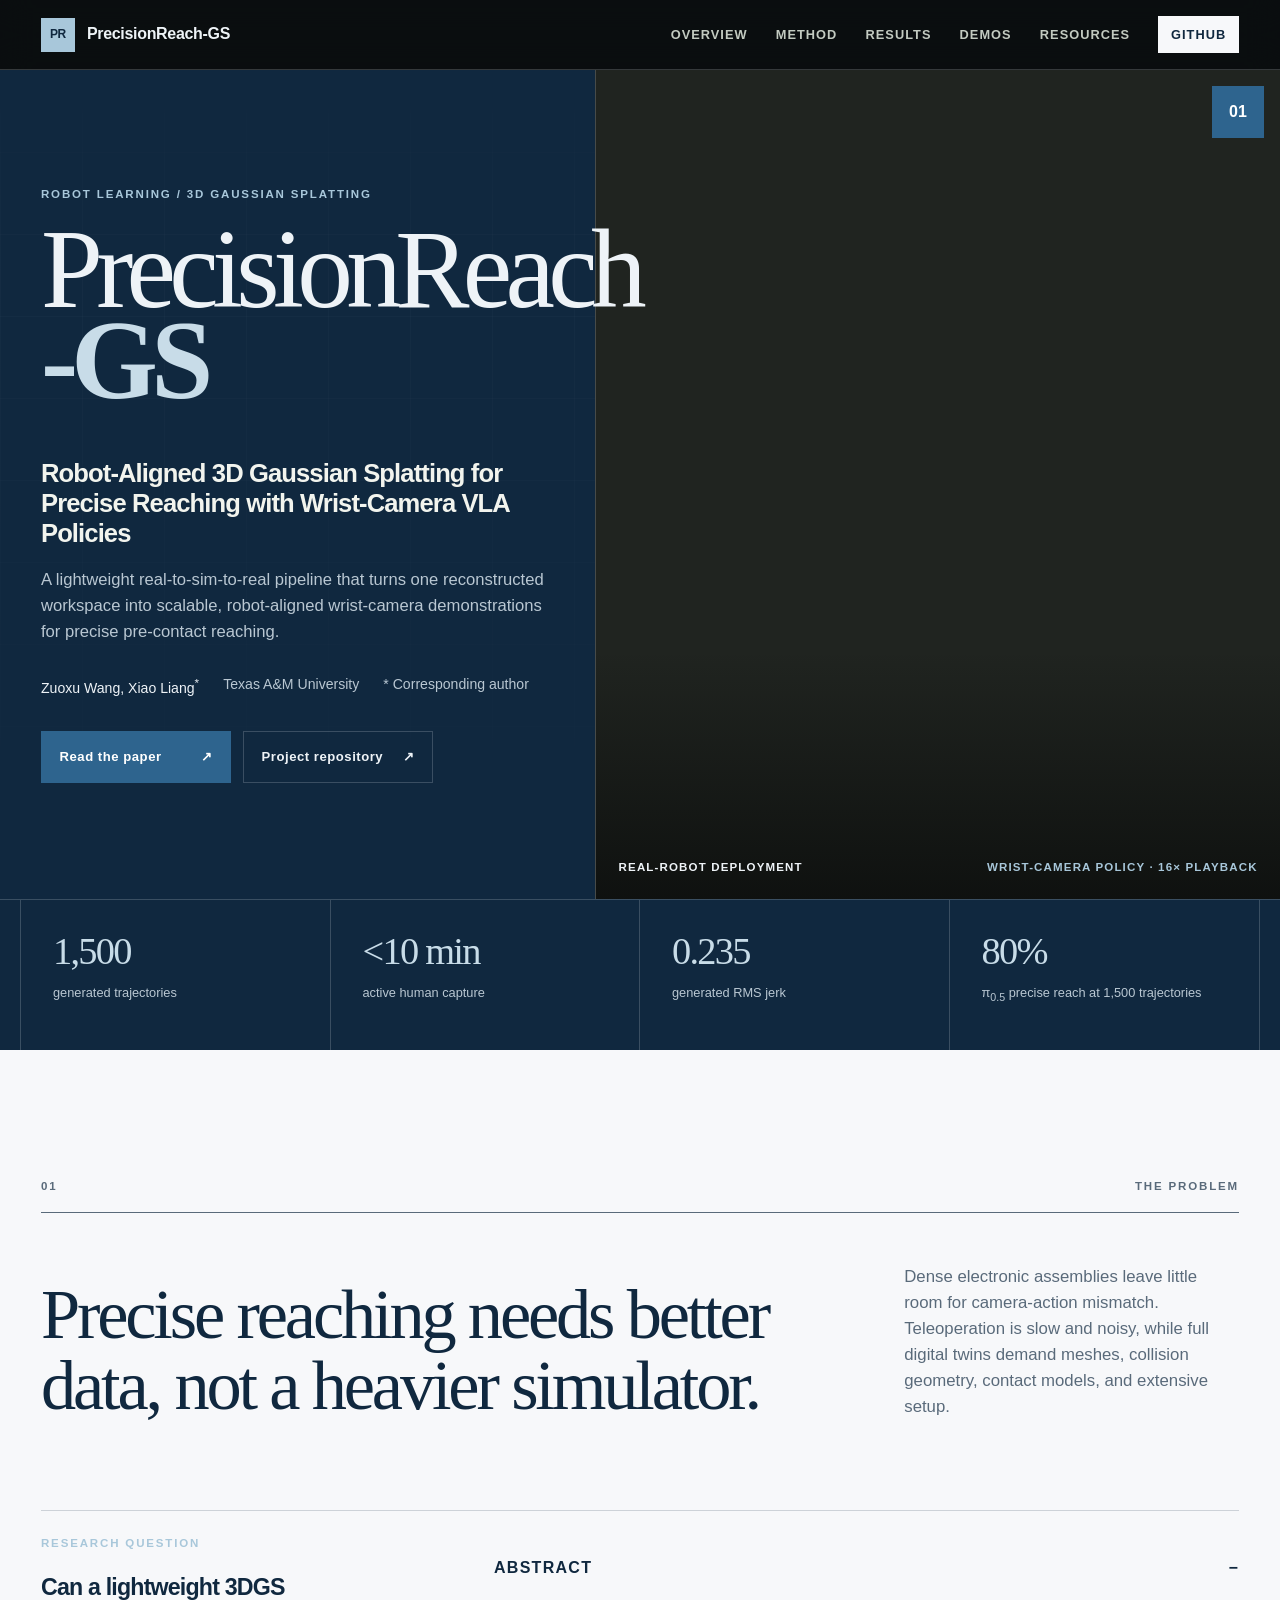
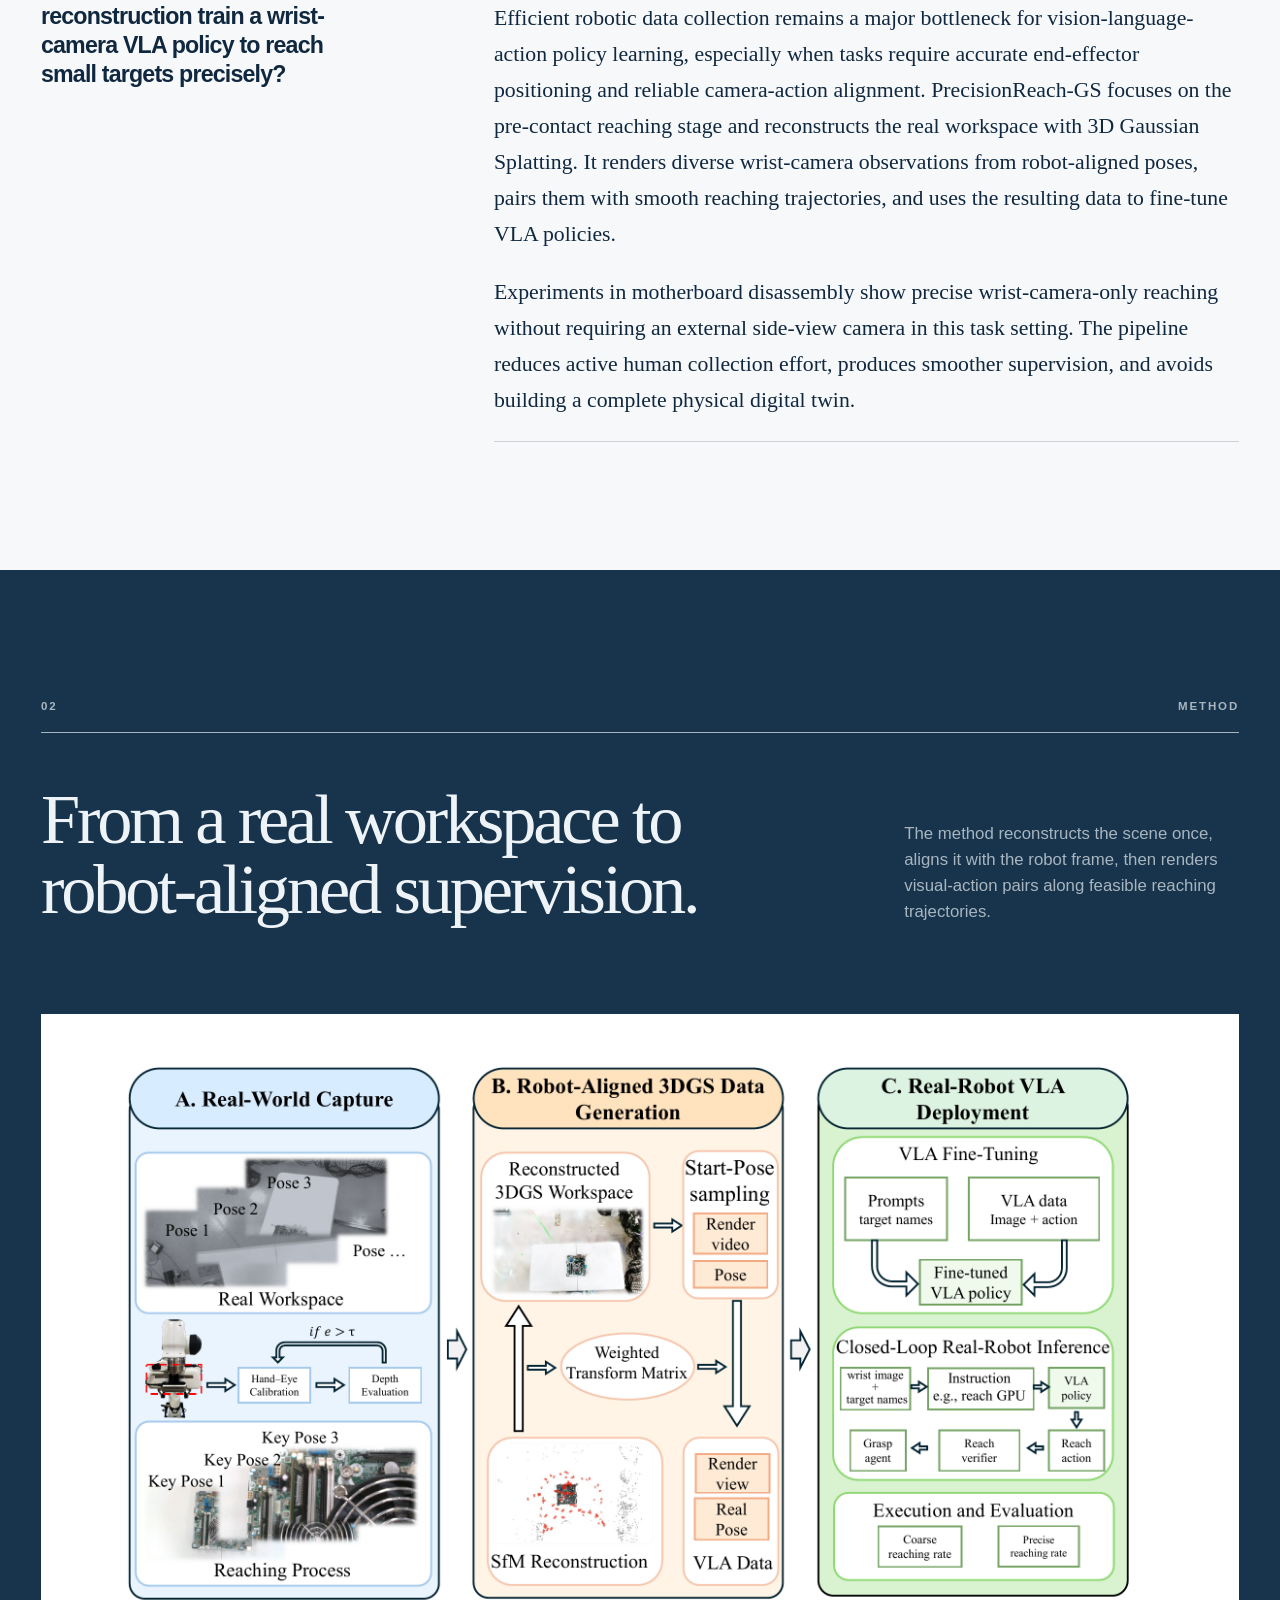
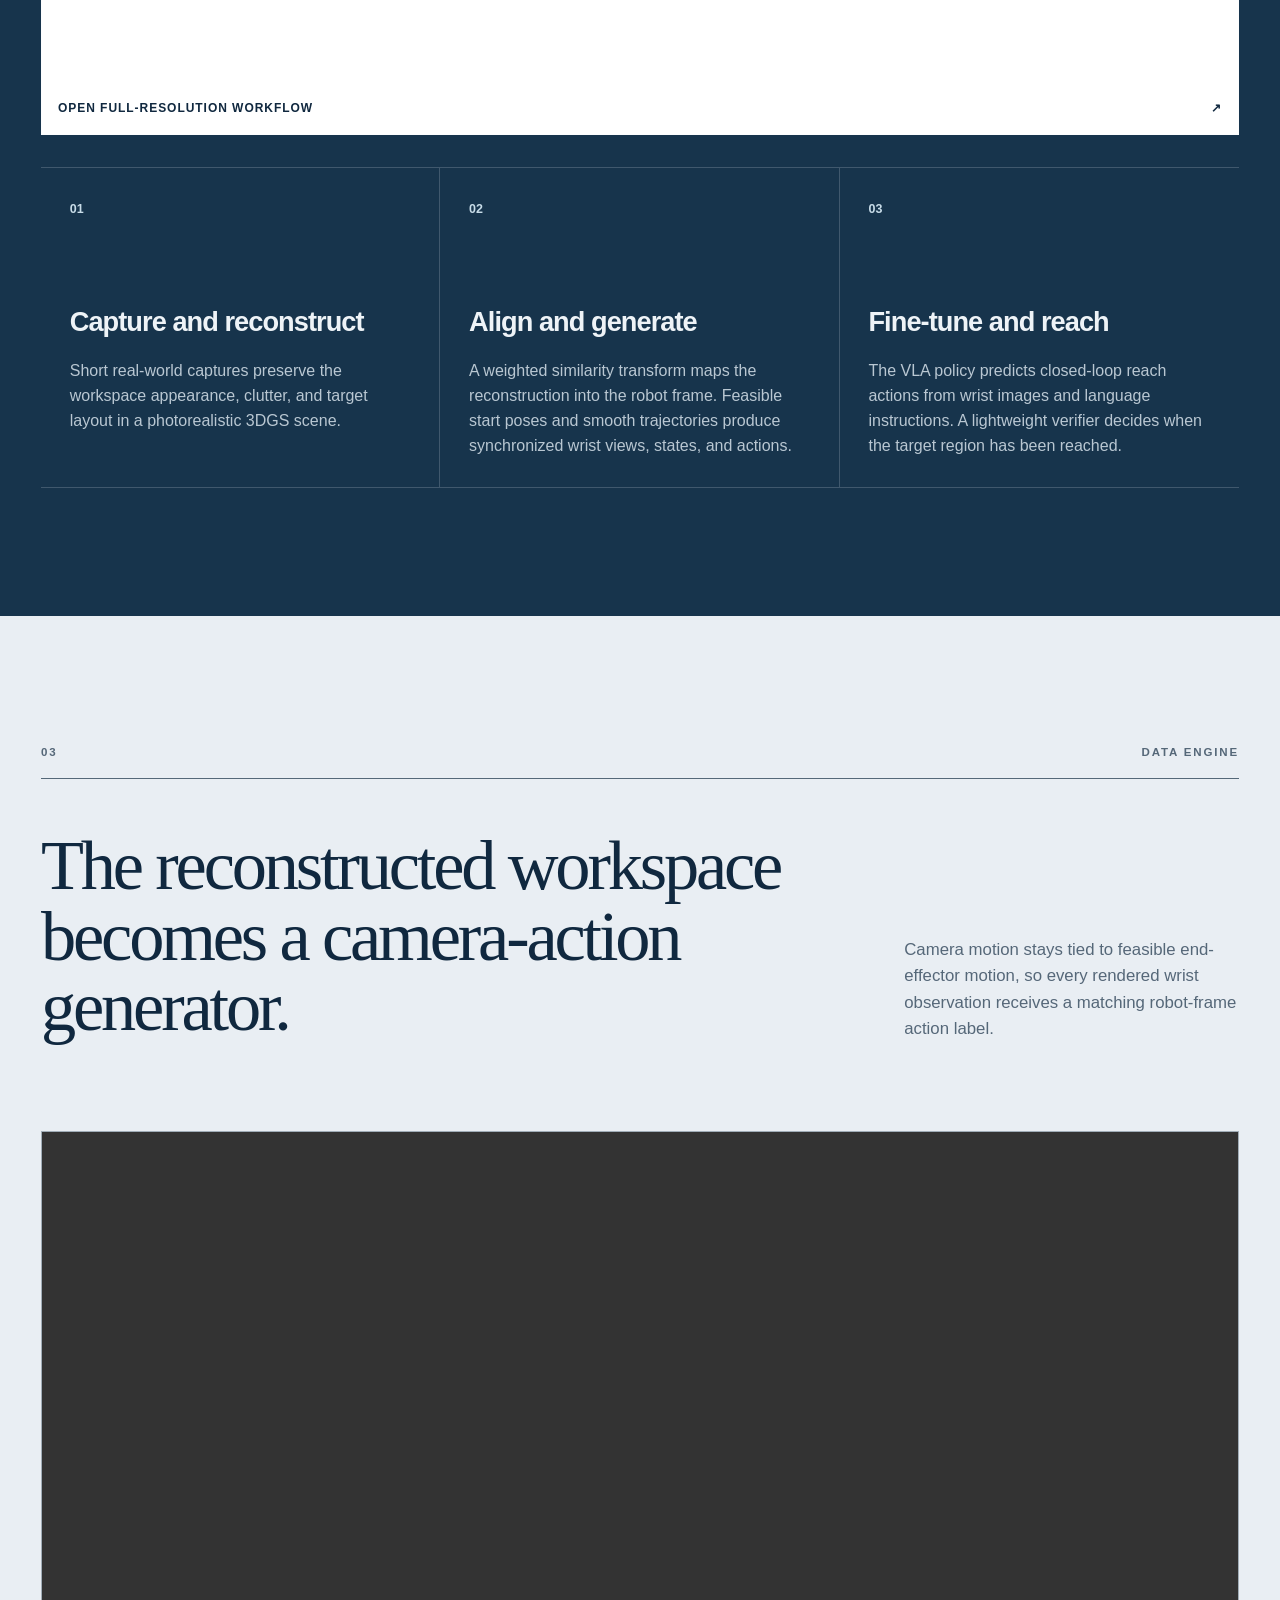
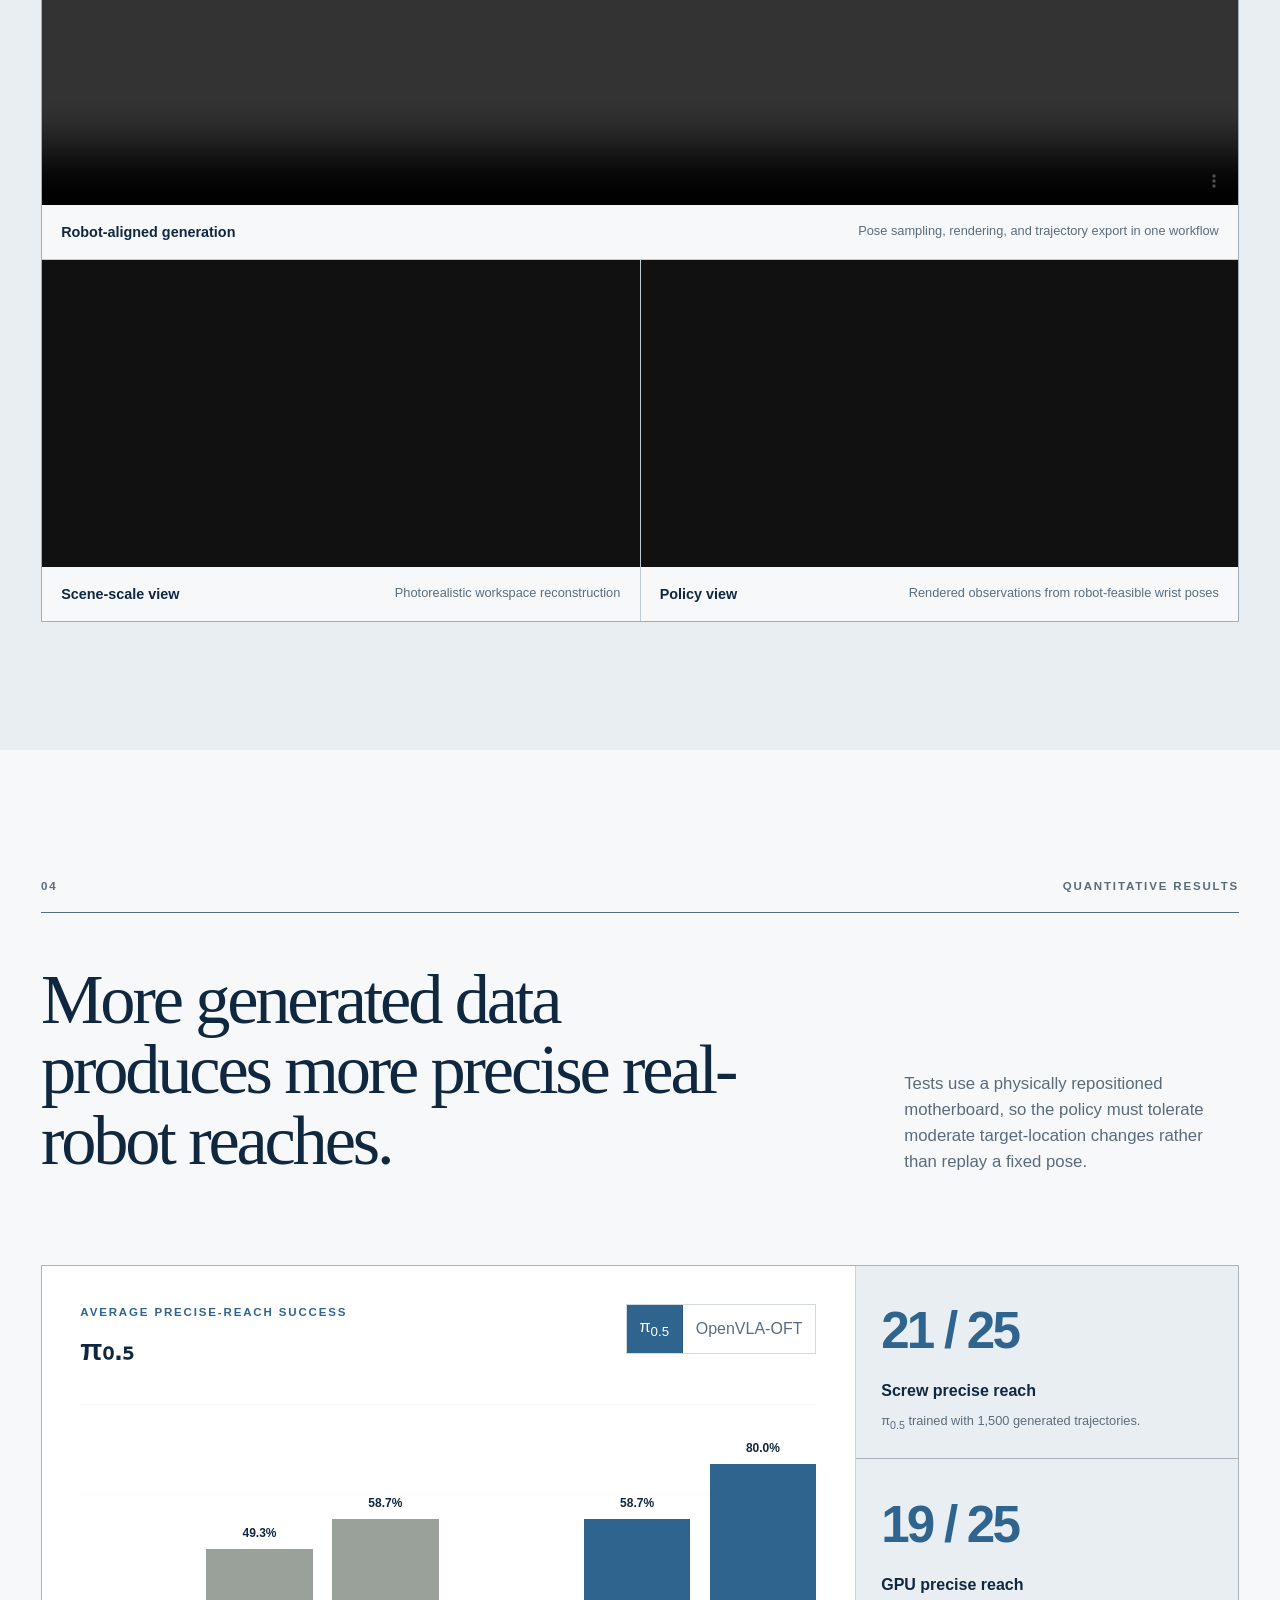
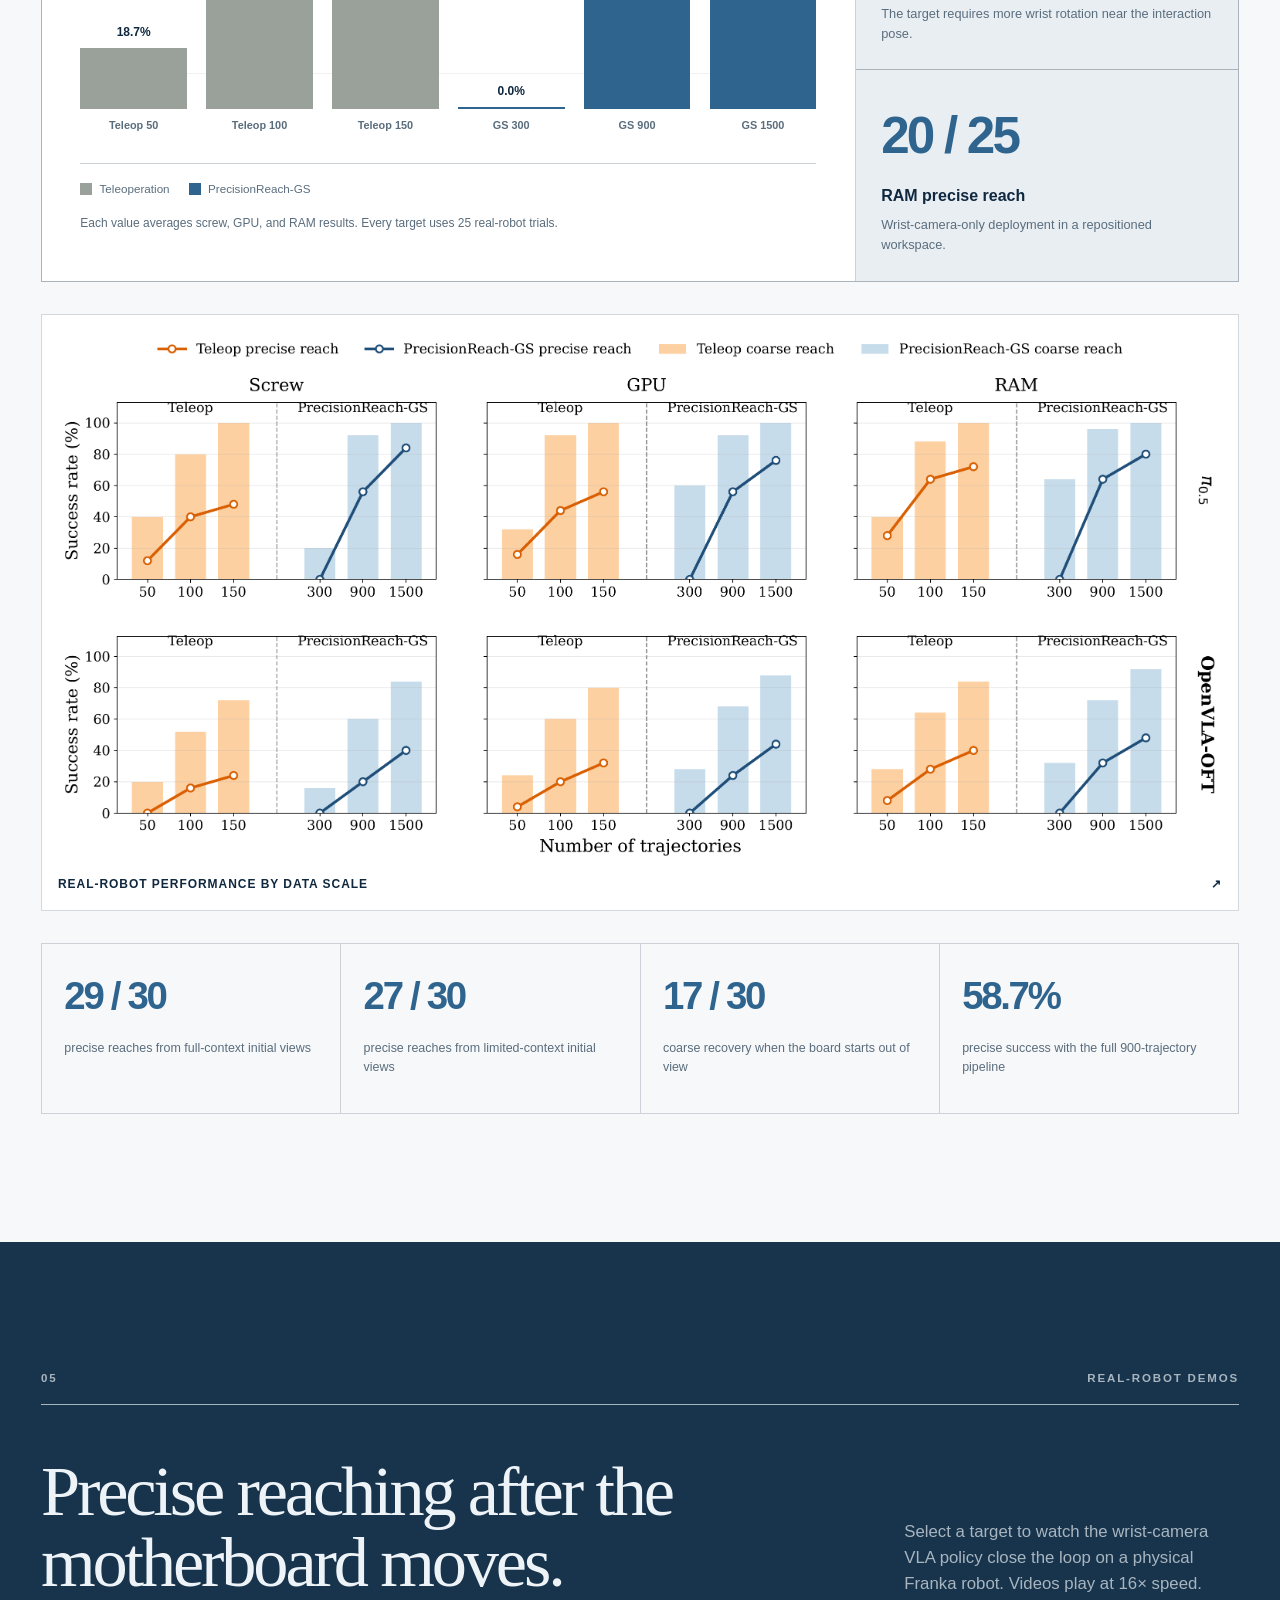
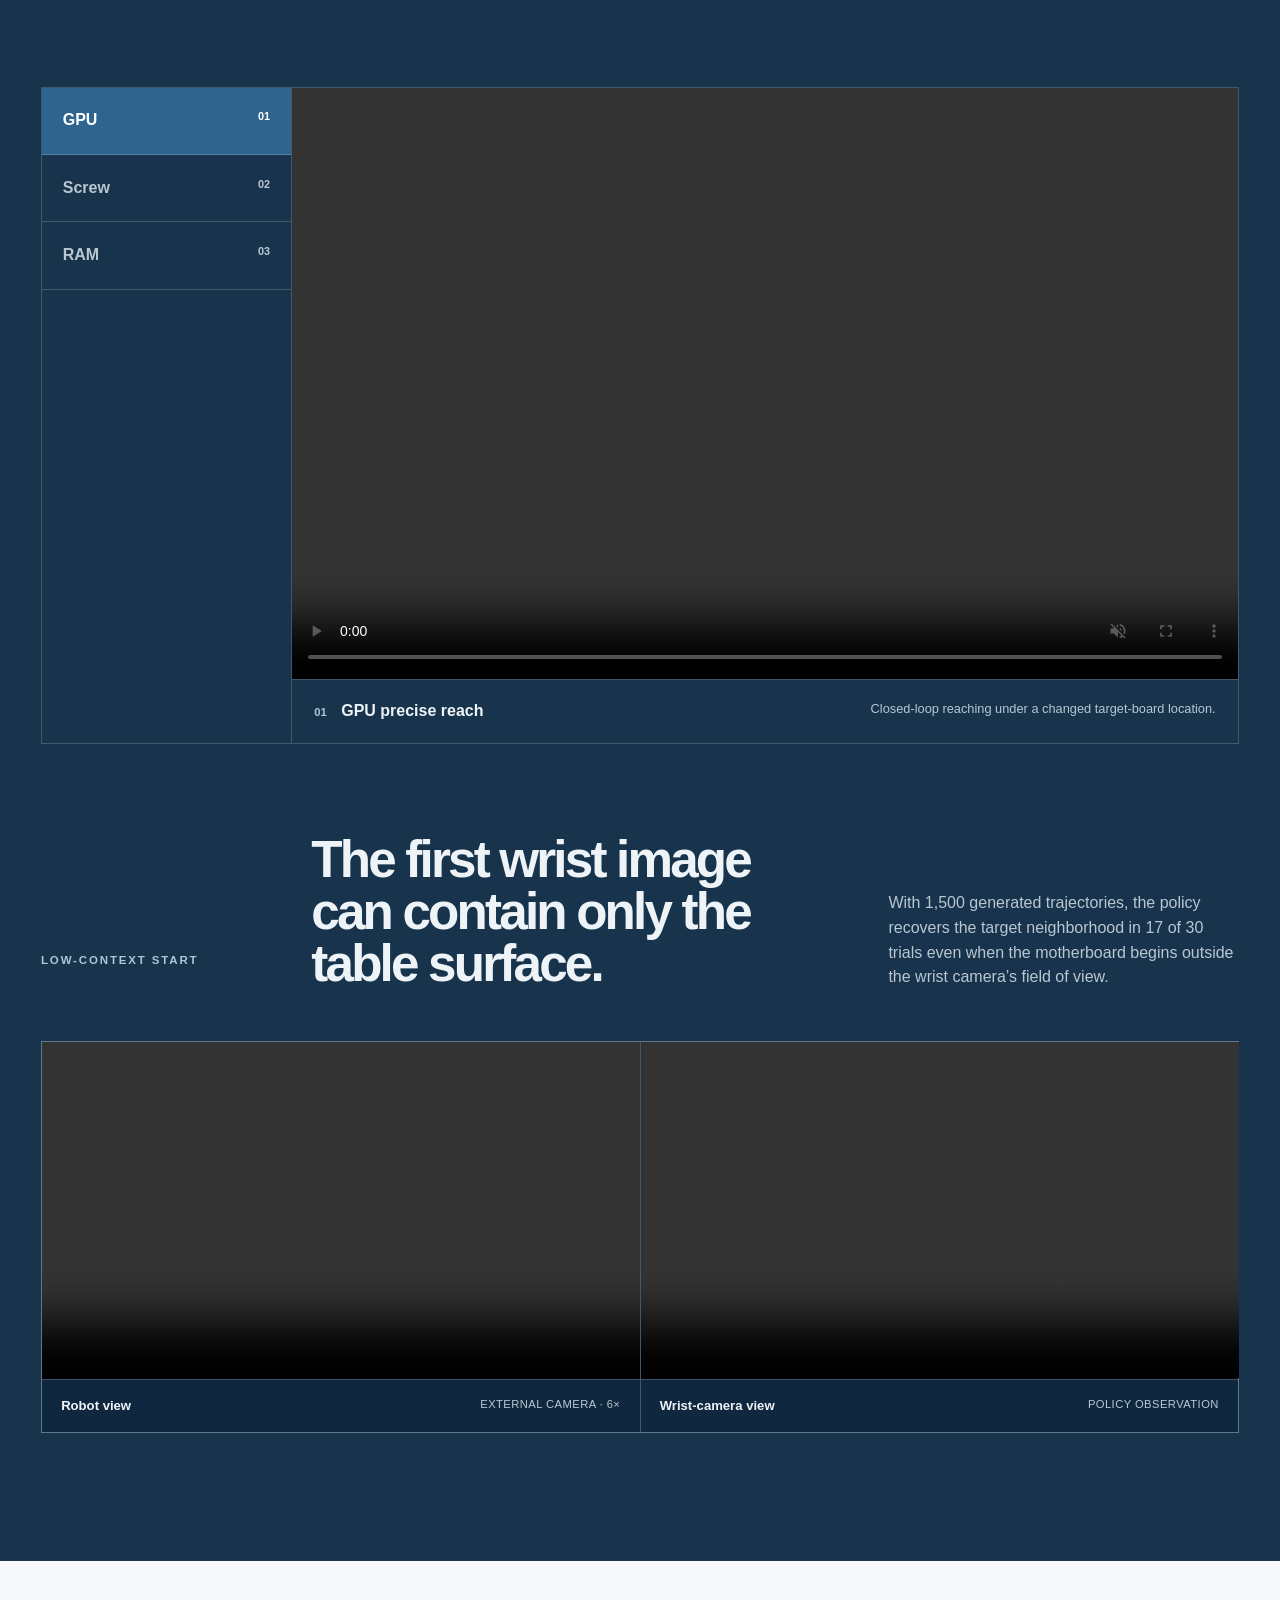
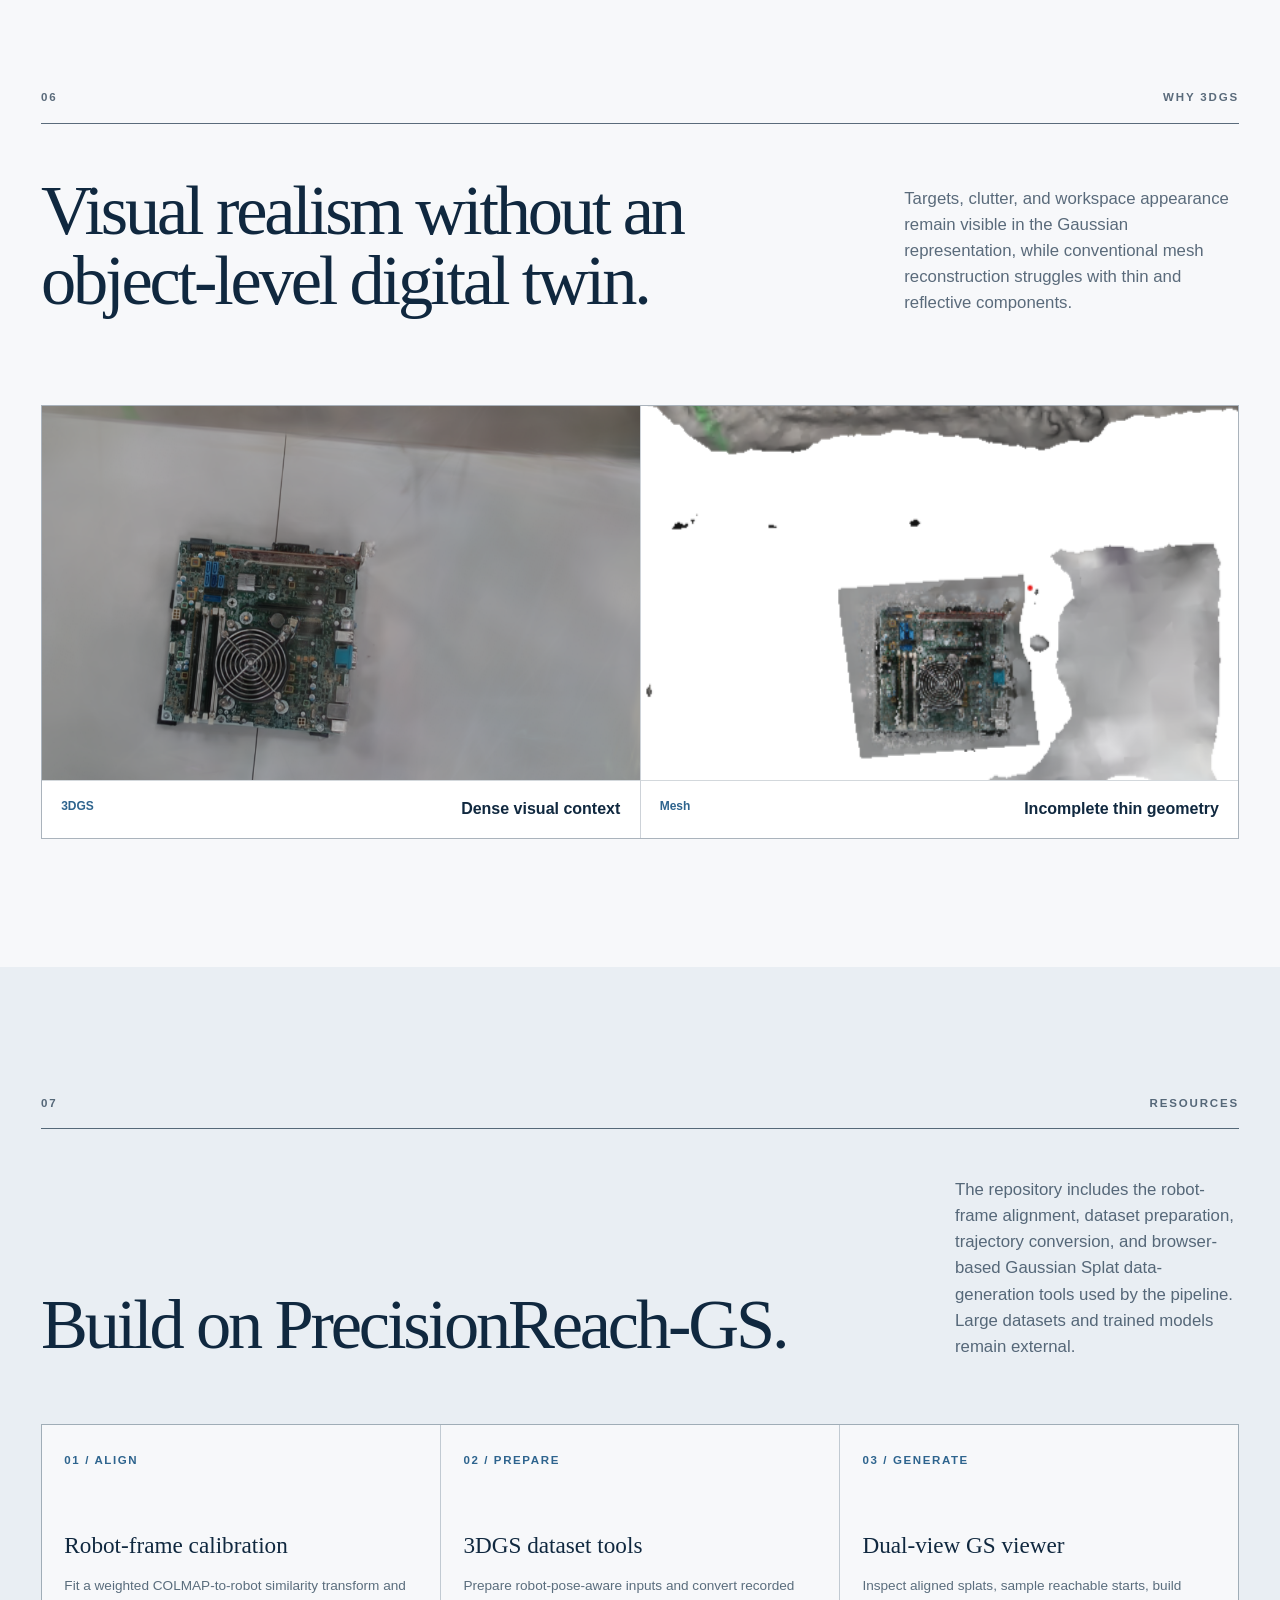
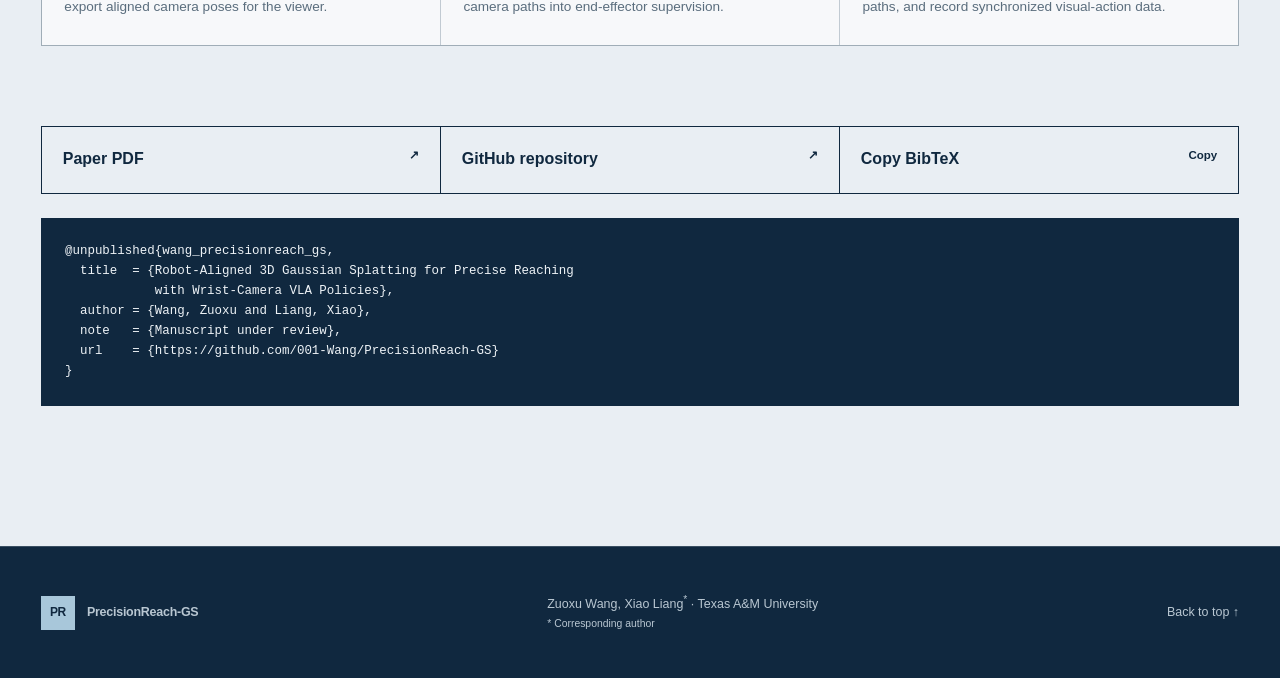
<file: index.html>
<!doctype html>
<html lang="en">
<head>
  <meta charset="utf-8">
  <meta name="viewport" content="width=device-width, initial-scale=1">
  <meta name="theme-color" content="#0a0c0b">
  <meta name="description" content="PrecisionReach-GS uses robot-aligned 3D Gaussian Splatting to generate scalable wrist-camera demonstrations for precise VLA reaching.">
  <title>PrecisionReach-GS | Robot-Aligned 3DGS for Precise VLA Reaching</title>
  <link rel="stylesheet" href="styles.css">
  <script src="script.js" defer></script>
</head>
<body>
  <a class="skip-link" href="#main">Skip to content</a>
  <div class="scroll-progress" aria-hidden="true"><span id="scroll-progress"></span></div>

  <header class="site-header">
    <a class="brand" href="#top" aria-label="PrecisionReach-GS home">
      <span class="brand-mark">PR</span>
      <span>PrecisionReach-GS</span>
    </a>
    <button class="nav-toggle" type="button" aria-expanded="false" aria-controls="site-nav">Menu</button>
    <nav id="site-nav" aria-label="Main navigation">
      <a href="#overview">Overview</a>
      <a href="#method">Method</a>
      <a href="#results">Results</a>
      <a href="#demos">Demos</a>
      <a href="#resources">Resources</a>
      <a class="nav-repo" href="https://github.com/001-Wang/PrecisionReach-GS" target="_blank" rel="noreferrer">GitHub</a>
    </nav>
  </header>

  <main id="main">
    <section class="hero" id="top">
      <div class="hero-copy">
        <p class="eyebrow">Robot learning / 3D Gaussian Splatting</p>
        <h1><span>PrecisionReach</span><strong>-GS</strong></h1>
        <p class="hero-title">Robot-Aligned 3D Gaussian Splatting for Precise Reaching with Wrist-Camera VLA Policies</p>
        <p class="hero-summary">A lightweight real-to-sim-to-real pipeline that turns one reconstructed workspace into scalable, robot-aligned wrist-camera demonstrations for precise pre-contact reaching.</p>
        <div class="author-line">
          <span>Zuoxu Wang, Xiao Liang<sup>*</sup></span>
          <span>Texas A&amp;M University</span>
          <span>* Corresponding author</span>
        </div>
        <div class="hero-actions">
          <a class="button button-primary" href="assets/precisionreach-gs-paper.pdf">Read the paper <span aria-hidden="true">↗</span></a>
          <a class="button button-ghost" href="https://github.com/001-Wang/PrecisionReach-GS" target="_blank" rel="noreferrer">Project repository <span aria-hidden="true">↗</span></a>
        </div>
      </div>

      <figure class="hero-media">
        <video autoplay muted loop playsinline preload="metadata" src="assets/videos/gpu-reach.mp4" aria-label="Franka robot performing a precise reach toward a GPU on a motherboard"></video>
        <figcaption>
          <span>Real-robot deployment</span>
          <span>Wrist-camera policy · 16× playback</span>
        </figcaption>
      </figure>

      <div class="hero-index" aria-hidden="true">01</div>
    </section>

    <section class="metric-rail" aria-label="Key results">
      <div><strong>1,500</strong><span>generated trajectories</span></div>
      <div><strong>&lt;10 min</strong><span>active human capture</span></div>
      <div><strong>0.235</strong><span>generated RMS jerk</span></div>
      <div><strong>80%</strong><span>π<sub>0.5</sub> precise reach at 1,500 trajectories</span></div>
    </section>

    <section class="section section-light" id="overview">
      <div class="section-kicker"><span>01</span><span>The problem</span></div>
      <div class="section-heading split-heading">
        <h2>Precise reaching needs better data, not a heavier simulator.</h2>
        <p>Dense electronic assemblies leave little room for camera-action mismatch. Teleoperation is slow and noisy, while full digital twins demand meshes, collision geometry, contact models, and extensive setup.</p>
      </div>

      <div class="abstract-layout">
        <div class="abstract-aside">
          <p class="aside-label">Research question</p>
          <p>Can a lightweight 3DGS reconstruction train a wrist-camera VLA policy to reach small targets precisely?</p>
        </div>
        <details open>
          <summary>Abstract</summary>
          <p>Efficient robotic data collection remains a major bottleneck for vision-language-action policy learning, especially when tasks require accurate end-effector positioning and reliable camera-action alignment. PrecisionReach-GS focuses on the pre-contact reaching stage and reconstructs the real workspace with 3D Gaussian Splatting. It renders diverse wrist-camera observations from robot-aligned poses, pairs them with smooth reaching trajectories, and uses the resulting data to fine-tune VLA policies.</p>
          <p>Experiments in motherboard disassembly show precise wrist-camera-only reaching without requiring an external side-view camera in this task setting. The pipeline reduces active human collection effort, produces smoother supervision, and avoids building a complete physical digital twin.</p>
        </details>
      </div>
    </section>

    <section class="section section-dark" id="method">
      <div class="section-kicker"><span>02</span><span>Method</span></div>
      <div class="section-heading">
        <h2>From a real workspace to robot-aligned supervision.</h2>
        <p>The method reconstructs the scene once, aligns it with the robot frame, then renders visual-action pairs along feasible reaching trajectories.</p>
      </div>

      <a class="workflow-figure" href="assets/images/workflow.png" target="_blank" rel="noreferrer">
        <img src="assets/images/workflow.png" alt="PrecisionReach-GS pipeline from real-world capture through robot-aligned 3DGS data generation to VLA fine-tuning and real-robot deployment">
        <span>Open full-resolution workflow <b aria-hidden="true">↗</b></span>
      </a>

      <div class="steps">
        <article>
          <span class="step-number">01</span>
          <h3>Capture and reconstruct</h3>
          <p>Short real-world captures preserve the workspace appearance, clutter, and target layout in a photorealistic 3DGS scene.</p>
        </article>
        <article>
          <span class="step-number">02</span>
          <h3>Align and generate</h3>
          <p>A weighted similarity transform maps the reconstruction into the robot frame. Feasible start poses and smooth trajectories produce synchronized wrist views, states, and actions.</p>
        </article>
        <article>
          <span class="step-number">03</span>
          <h3>Fine-tune and reach</h3>
          <p>The VLA policy predicts closed-loop reach actions from wrist images and language instructions. A lightweight verifier decides when the target region has been reached.</p>
        </article>
      </div>
    </section>

    <section class="section generation-section" aria-labelledby="generation-title">
      <div class="section-kicker"><span>03</span><span>Data engine</span></div>
      <div class="section-heading split-heading">
        <h2 id="generation-title">The reconstructed workspace becomes a camera-action generator.</h2>
        <p>Camera motion stays tied to feasible end-effector motion, so every rendered wrist observation receives a matching robot-frame action label.</p>
      </div>

      <div class="generation-grid">
        <figure class="video-panel video-panel-wide">
          <video autoplay muted loop playsinline controls preload="metadata" src="assets/videos/data-generation.mp4" aria-label="PrecisionReach-GS data generation interface and rendered workspace"></video>
          <figcaption><strong>Robot-aligned generation</strong><span>Pose sampling, rendering, and trajectory export in one workflow</span></figcaption>
        </figure>
        <figure class="video-panel">
          <video autoplay muted loop playsinline preload="metadata" src="assets/videos/scene-orbit.mp4" aria-label="Orbiting view of the reconstructed motherboard workspace"></video>
          <figcaption><strong>Scene-scale view</strong><span>Photorealistic workspace reconstruction</span></figcaption>
        </figure>
        <figure class="video-panel">
          <video autoplay muted loop playsinline preload="metadata" src="assets/videos/wrist-render.mp4" aria-label="Rendered wrist-camera view of the motherboard"></video>
          <figcaption><strong>Policy view</strong><span>Rendered observations from robot-feasible wrist poses</span></figcaption>
        </figure>
      </div>
    </section>

    <section class="section section-light" id="results">
      <div class="section-kicker"><span>04</span><span>Quantitative results</span></div>
      <div class="section-heading">
        <h2>More generated data produces more precise real-robot reaches.</h2>
        <p>Tests use a physically repositioned motherboard, so the policy must tolerate moderate target-location changes rather than replay a fixed pose.</p>
      </div>

      <div class="results-layout">
        <div class="chart-card">
          <div class="chart-toolbar">
            <div>
              <span class="chart-label">Average precise-reach success</span>
              <strong id="chart-title">π<sub>0.5</sub></strong>
            </div>
            <div class="segmented-control" role="group" aria-label="Choose policy backbone">
              <button type="button" class="is-active" data-policy="pi05" aria-pressed="true">π<sub>0.5</sub></button>
              <button type="button" data-policy="openvla" aria-pressed="false">OpenVLA-OFT</button>
            </div>
          </div>
          <div class="bar-chart" id="bar-chart" role="img" aria-label="Average precise reaching success by training data scale"></div>
          <div class="chart-legend"><span><i class="teleop"></i>Teleoperation</span><span><i class="generated"></i>PrecisionReach-GS</span></div>
          <p class="chart-note">Each value averages screw, GPU, and RAM results. Every target uses 25 real-robot trials.</p>
        </div>

        <div class="result-notes">
          <article>
            <span class="result-value">21 / 25</span>
            <h3>Screw precise reach</h3>
            <p>π<sub>0.5</sub> trained with 1,500 generated trajectories.</p>
          </article>
          <article>
            <span class="result-value">19 / 25</span>
            <h3>GPU precise reach</h3>
            <p>The target requires more wrist rotation near the interaction pose.</p>
          </article>
          <article>
            <span class="result-value">20 / 25</span>
            <h3>RAM precise reach</h3>
            <p>Wrist-camera-only deployment in a repositioned workspace.</p>
          </article>
        </div>
      </div>

      <a class="performance-figure" href="assets/images/performance.png" target="_blank" rel="noreferrer">
        <img src="assets/images/performance.png" alt="Real-robot coarse and precise reaching performance for Pi 0.5 and OpenVLA-OFT across teleoperation and PrecisionReach-GS data scales">
        <span>Real-robot performance by data scale <b aria-hidden="true">↗</b></span>
      </a>

      <div class="evidence-strip">
        <div><strong>29 / 30</strong><span>precise reaches from full-context initial views</span></div>
        <div><strong>27 / 30</strong><span>precise reaches from limited-context initial views</span></div>
        <div><strong>17 / 30</strong><span>coarse recovery when the board starts out of view</span></div>
        <div><strong>58.7%</strong><span>precise success with the full 900-trajectory pipeline</span></div>
      </div>
    </section>

    <section class="section section-dark" id="demos">
      <div class="section-kicker"><span>05</span><span>Real-robot demos</span></div>
      <div class="section-heading split-heading">
        <h2>Precise reaching after the motherboard moves.</h2>
        <p>Select a target to watch the wrist-camera VLA policy close the loop on a physical Franka robot. Videos play at 16× speed.</p>
      </div>

      <div class="demo-console">
        <div class="demo-selector" role="tablist" aria-label="Choose a reaching target">
          <button type="button" class="is-active" role="tab" aria-selected="true" data-demo="gpu">GPU <span>01</span></button>
          <button type="button" role="tab" aria-selected="false" data-demo="screw">Screw <span>02</span></button>
          <button type="button" role="tab" aria-selected="false" data-demo="ram">RAM <span>03</span></button>
        </div>
        <figure class="demo-viewer">
          <video id="demo-video" autoplay muted loop playsinline controls preload="metadata" src="assets/videos/gpu-reach.mp4"></video>
          <figcaption>
            <div><span id="demo-index">01</span><strong id="demo-title">GPU precise reach</strong></div>
            <p id="demo-copy">Closed-loop reaching under a changed target-board location.</p>
          </figcaption>
        </figure>
      </div>

      <div class="context-demo">
        <div class="context-copy">
          <span class="micro-label">Low-context start</span>
          <h3>The first wrist image can contain only the table surface.</h3>
          <p>With 1,500 generated trajectories, the policy recovers the target neighborhood in 17 of 30 trials even when the motherboard begins outside the wrist camera’s field of view.</p>
        </div>
        <div class="context-video-pair" aria-label="Side-by-side external and wrist-camera views of the low-context experiment">
          <figure>
            <video autoplay muted loop playsinline controls preload="metadata" src="assets/videos/low-context-robot.mp4" aria-label="External robot view of the low-context recovery experiment"></video>
            <figcaption><strong>Robot view</strong><span>External camera · 6×</span></figcaption>
          </figure>
          <figure>
            <video autoplay muted loop playsinline controls preload="metadata" src="assets/videos/low-context.mp4" aria-label="Wrist camera beginning with only the table surface visible before recovering the target"></video>
            <figcaption><strong>Wrist-camera view</strong><span>Policy observation</span></figcaption>
          </figure>
        </div>
      </div>
    </section>

    <section class="section representation-section">
      <div class="section-kicker"><span>06</span><span>Why 3DGS</span></div>
      <div class="section-heading">
        <h2>Visual realism without an object-level digital twin.</h2>
        <p>Targets, clutter, and workspace appearance remain visible in the Gaussian representation, while conventional mesh reconstruction struggles with thin and reflective components.</p>
      </div>
      <div class="representation-grid">
        <figure>
          <img src="assets/images/render-3dgs.png" alt="3D Gaussian Splatting rendering of the motherboard workspace">
          <figcaption><span>3DGS</span><strong>Dense visual context</strong></figcaption>
        </figure>
        <figure>
          <img src="assets/images/render-mesh.png" alt="Mesh reconstruction of the same motherboard workspace with missing geometry">
          <figcaption><span>Mesh</span><strong>Incomplete thin geometry</strong></figcaption>
        </figure>
      </div>
    </section>

    <section class="section resource-section" id="resources">
      <div class="section-kicker"><span>07</span><span>Resources</span></div>
      <div class="resource-heading">
        <h2>Build on PrecisionReach-GS.</h2>
        <p>The repository includes the robot-frame alignment, dataset preparation, trajectory conversion, and browser-based Gaussian Splat data-generation tools used by the pipeline. Large datasets and trained models remain external.</p>
      </div>
      <div class="code-release" aria-label="Released code components">
        <article>
          <span>01 / ALIGN</span>
          <h3>Robot-frame calibration</h3>
          <p>Fit a weighted COLMAP-to-robot similarity transform and export aligned camera poses for the viewer.</p>
        </article>
        <article>
          <span>02 / PREPARE</span>
          <h3>3DGS dataset tools</h3>
          <p>Prepare robot-pose-aware inputs and convert recorded camera paths into end-effector supervision.</p>
        </article>
        <article>
          <span>03 / GENERATE</span>
          <h3>Dual-view GS viewer</h3>
          <p>Inspect aligned splats, sample reachable starts, build paths, and record synchronized visual-action data.</p>
        </article>
      </div>
      <div class="resource-links">
        <a href="assets/precisionreach-gs-paper.pdf"><span>Paper PDF</span><b aria-hidden="true">↗</b></a>
        <a href="https://github.com/001-Wang/PrecisionReach-GS" target="_blank" rel="noreferrer"><span>GitHub repository</span><b aria-hidden="true">↗</b></a>
        <button type="button" id="copy-citation"><span>Copy BibTeX</span><b>Copy</b></button>
      </div>
      <pre id="bibtex"><code>@unpublished{wang_precisionreach_gs,
  title  = {Robot-Aligned 3D Gaussian Splatting for Precise Reaching
            with Wrist-Camera VLA Policies},
  author = {Wang, Zuoxu and Liang, Xiao},
  note   = {Manuscript under review},
  url    = {https://github.com/001-Wang/PrecisionReach-GS}
}</code></pre>
    </section>
  </main>

  <footer>
    <a class="brand" href="#top"><span class="brand-mark">PR</span><span>PrecisionReach-GS</span></a>
    <p>Zuoxu Wang, Xiao Liang<sup>*</sup> · Texas A&amp;M University<br><small>* Corresponding author</small></p>
    <a href="#top">Back to top <span aria-hidden="true">↑</span></a>
  </footer>
</body>
</html>
</file>
<file: styles.css>
:root {
  --ink: #10283f;
  --ink-soft: #17344c;
  --paper: #f7f8fa;
  --paper-2: #e9eef3;
  --text: #eef3f7;
  --muted: #b9c7d2;
  --dark-muted: #5a6d7d;
  --line: rgba(238, 243, 247, 0.19);
  --dark-line: rgba(16, 40, 63, 0.18);
  --accent: #a8c7da;
  --accent-dark: #2e648e;
  --warm: #a78642;
  --max: 1240px;
  --pad: clamp(1.25rem, 3.2vw, 3.5rem);
}

* { box-sizing: border-box; }

html {
  scroll-behavior: smooth;
  scroll-padding-top: 5rem;
}

body {
  margin: 0;
  color: var(--text);
  background: var(--ink);
  font-family: "Segoe UI", "Helvetica Neue", Arial, sans-serif;
  font-size: 16px;
  line-height: 1.55;
  -webkit-font-smoothing: antialiased;
}

img, video { display: block; width: 100%; }
a { color: inherit; }
button, input, select { font: inherit; }

.skip-link {
  position: fixed;
  left: 1rem;
  top: -6rem;
  z-index: 1000;
  padding: .75rem 1rem;
  color: #fff;
  background: var(--accent-dark);
}

.skip-link:focus { top: 1rem; }

.scroll-progress {
  position: fixed;
  z-index: 100;
  top: 0;
  left: 0;
  right: 0;
  height: 3px;
  background: transparent;
}

.scroll-progress span {
  display: block;
  width: 0;
  height: 100%;
  background: var(--accent);
}

.site-header {
  position: sticky;
  z-index: 90;
  top: 0;
  display: flex;
  align-items: center;
  justify-content: space-between;
  min-height: 70px;
  padding: .75rem var(--pad);
  border-bottom: 1px solid var(--line);
  background: rgba(10, 12, 11, .9);
  backdrop-filter: blur(16px);
}

.brand {
  display: inline-flex;
  align-items: center;
  gap: .75rem;
  color: inherit;
  font-weight: 700;
  letter-spacing: -.02em;
  text-decoration: none;
}

.brand-mark {
  display: grid;
  width: 34px;
  height: 34px;
  place-items: center;
  color: var(--ink);
  background: var(--accent);
  font-size: .75rem;
  letter-spacing: -.04em;
}

.site-header nav {
  display: flex;
  align-items: center;
  gap: clamp(1rem, 2.2vw, 2rem);
}

.site-header nav a {
  color: #c3cac1;
  font-size: .8rem;
  font-weight: 650;
  letter-spacing: .08em;
  text-decoration: none;
  text-transform: uppercase;
}

.site-header nav a:hover,
.site-header nav a:focus-visible { color: var(--accent); }

.site-header nav .nav-repo {
  padding: .56rem .8rem;
  color: var(--ink);
  background: var(--paper);
}

.nav-toggle {
  display: none;
  padding: .5rem .7rem;
  color: var(--text);
  border: 1px solid var(--line);
  background: transparent;
}

.hero {
  position: relative;
  display: grid;
  grid-template-columns: minmax(0, .93fr) minmax(420px, 1.07fr);
  min-height: calc(100vh - 70px);
  overflow: hidden;
  border-bottom: 1px solid var(--line);
}

.hero::before {
  position: absolute;
  inset: 0 50% 0 0;
  pointer-events: none;
  background-image: linear-gradient(var(--line) 1px, transparent 1px), linear-gradient(90deg, var(--line) 1px, transparent 1px);
  background-size: 82px 82px;
  content: "";
  opacity: .12;
  mask-image: linear-gradient(to bottom, transparent, black 25%, transparent 95%);
}

.hero-copy {
  position: relative;
  z-index: 2;
  display: flex;
  flex-direction: column;
  justify-content: center;
  padding: clamp(4rem, 8vw, 8rem) var(--pad);
}

.eyebrow,
.micro-label,
.aside-label,
.chart-label {
  margin: 0 0 1.25rem;
  color: var(--accent);
  font-size: .72rem;
  font-weight: 800;
  letter-spacing: .16em;
  text-transform: uppercase;
}

.hero h1 {
  margin: 0;
  font-family: Georgia, "Times New Roman", serif;
  font-size: clamp(4rem, 8.7vw, 8.2rem);
  font-weight: 400;
  letter-spacing: -.06em;
  line-height: .82;
}

.hero h1 span,
.hero h1 strong { display: block; }
.hero h1 strong { color: #c8dce8; font-weight: 600; }

.hero-title {
  max-width: 700px;
  margin: clamp(2rem, 4vw, 3.4rem) 0 0;
  color: #f2f4ee;
  font-size: clamp(1.25rem, 2vw, 1.85rem);
  font-weight: 650;
  letter-spacing: -.035em;
  line-height: 1.18;
}

.hero-summary {
  max-width: 660px;
  margin: 1.2rem 0 0;
  color: var(--muted);
  font-size: 1.04rem;
}

.author-line {
  display: flex;
  flex-wrap: wrap;
  gap: .5rem 1.5rem;
  margin-top: 1.8rem;
  font-size: .88rem;
}

.author-line span + span { color: var(--muted); }

.hero-actions {
  display: flex;
  flex-wrap: wrap;
  gap: .75rem;
  margin-top: 2rem;
}

.button {
  display: inline-flex;
  align-items: center;
  justify-content: space-between;
  min-width: 190px;
  gap: 1rem;
  padding: .92rem 1.1rem;
  border: 1px solid var(--line);
  font-size: .82rem;
  font-weight: 750;
  letter-spacing: .04em;
  text-decoration: none;
}

.button-primary { color: #fff; border-color: var(--accent-dark); background: var(--accent-dark); }
.button-ghost:hover { color: var(--accent); border-color: var(--accent); }

.hero-media {
  position: relative;
  min-width: 0;
  margin: 0;
  overflow: hidden;
  border-left: 1px solid var(--line);
  background: #202420;
}

.hero-media video {
  width: 100%;
  height: 100%;
  object-fit: cover;
}

.hero-media::after {
  position: absolute;
  inset: 0;
  pointer-events: none;
  background: linear-gradient(to top, rgba(10, 12, 11, .78), transparent 30%);
  content: "";
}

.hero-media figcaption {
  position: absolute;
  z-index: 2;
  right: 1.4rem;
  bottom: 1.4rem;
  left: 1.4rem;
  display: flex;
  justify-content: space-between;
  gap: 1rem;
  font-size: .72rem;
  font-weight: 750;
  letter-spacing: .1em;
  text-transform: uppercase;
}

.hero-media figcaption span:last-child { color: var(--accent); }

.hero-index {
  position: absolute;
  z-index: 3;
  top: 1rem;
  right: 1rem;
  display: grid;
  width: 52px;
  height: 52px;
  place-items: center;
  color: #fff;
  background: var(--accent-dark);
  font-weight: 800;
}

.metric-rail {
  display: grid;
  grid-template-columns: repeat(4, 1fr);
  max-width: var(--max);
  margin: 0 auto;
  border-right: 1px solid var(--line);
  border-left: 1px solid var(--line);
}

.metric-rail div {
  min-height: 150px;
  padding: 2rem;
  border-right: 1px solid var(--line);
}

.metric-rail div:last-child { border-right: 0; }
.metric-rail strong { display: block; color: #c8dce8; font-family: Georgia, "Times New Roman", serif; font-size: clamp(1.9rem, 3vw, 3.4rem); font-weight: 500; letter-spacing: -.045em; line-height: 1; }
.metric-rail span { display: block; margin-top: .8rem; color: var(--muted); font-size: .8rem; }

.section {
  padding: clamp(5rem, 10vw, 9rem) var(--pad);
}

.section > * {
  width: min(100%, var(--max));
  margin-right: auto;
  margin-left: auto;
}

.section-light,
.representation-section {
  color: var(--ink);
  background: var(--paper);
}

.section-dark { background: var(--ink-soft); }
.generation-section { color: var(--ink); background: var(--paper-2); }

.section-kicker {
  display: flex;
  justify-content: space-between;
  padding-bottom: 1rem;
  border-bottom: 1px solid currentColor;
  font-size: .72rem;
  font-weight: 800;
  letter-spacing: .16em;
  text-transform: uppercase;
  opacity: .68;
}

.section-heading {
  display: grid;
  grid-template-columns: minmax(0, 1fr) minmax(300px, .44fr);
  gap: clamp(2rem, 8vw, 8rem);
  align-items: end;
  margin-top: clamp(2rem, 4vw, 3.5rem);
  margin-bottom: clamp(3rem, 7vw, 6rem);
}

.section-heading h2,
.resource-heading h2 {
  max-width: 900px;
  margin: 0;
  font-family: Georgia, "Times New Roman", serif;
  font-size: clamp(2.8rem, 5.5vw, 5.7rem);
  font-weight: 500;
  letter-spacing: -.045em;
  line-height: 1;
}

.section-heading p,
.resource-heading p { margin: 0; color: inherit; font-size: 1.05rem; opacity: .68; }

.abstract-layout {
  display: grid;
  grid-template-columns: minmax(240px, .32fr) minmax(0, .68fr);
  gap: clamp(2rem, 8vw, 9rem);
  align-items: start;
  padding-top: 1.5rem;
  border-top: 1px solid var(--dark-line);
}

.abstract-aside { position: sticky; top: 100px; }
.abstract-aside p:last-child { max-width: 340px; margin: 0; font-size: 1.45rem; font-weight: 600; letter-spacing: -.035em; line-height: 1.25; }
.abstract-layout details { border-bottom: 1px solid var(--dark-line); }
.abstract-layout summary { display: flex; justify-content: space-between; cursor: pointer; list-style: none; padding: 1.3rem 0; font-weight: 800; letter-spacing: .08em; text-transform: uppercase; }
.abstract-layout summary::after { content: "+"; }
.abstract-layout details[open] summary::after { content: "−"; }
.abstract-layout details p { margin: 0 0 1.4rem; font-family: Georgia, "Times New Roman", serif; font-size: clamp(1.15rem, 1.7vw, 1.45rem); line-height: 1.65; }

.workflow-figure,
.performance-figure {
  position: relative;
  display: block;
  padding: 1rem;
  color: inherit;
  border: 1px solid var(--line);
  background: #fff;
  text-decoration: none;
}

.workflow-figure img,
.performance-figure img { background: #fff; }
.workflow-figure span,
.performance-figure span { display: flex; justify-content: space-between; margin-top: .8rem; color: var(--ink); font-size: .75rem; font-weight: 750; letter-spacing: .08em; text-transform: uppercase; }

.steps {
  display: grid;
  grid-template-columns: repeat(3, 1fr);
  margin-top: 2rem;
  border-top: 1px solid var(--line);
  border-bottom: 1px solid var(--line);
}

.steps article { min-height: 310px; padding: 1.8rem; border-right: 1px solid var(--line); }
.steps article:last-child { border-right: 0; }
.step-number { color: #c8dce8; font-size: .78rem; font-weight: 850; }
.steps h3 { margin: 5rem 0 1rem; font-size: 1.7rem; letter-spacing: -.035em; }
.steps p { margin: 0; color: var(--muted); }

.generation-grid {
  display: grid;
  grid-template-columns: 1fr 1fr;
  gap: 1px;
  overflow: hidden;
  border: 1px solid var(--dark-line);
  background: var(--dark-line);
}

.video-panel { margin: 0; background: var(--paper); }
.video-panel-wide { grid-column: 1 / -1; }
.video-panel video { width: 100%; aspect-ratio: 16 / 9; object-fit: cover; background: #111; }
.video-panel:not(.video-panel-wide) video { aspect-ratio: 16 / 8.2; }
.video-panel figcaption { display: flex; justify-content: space-between; gap: 1.5rem; padding: 1rem 1.2rem; }
.video-panel figcaption strong { font-size: .9rem; }
.video-panel figcaption span { color: var(--dark-muted); font-size: .8rem; text-align: right; }

.results-layout {
  display: grid;
  grid-template-columns: minmax(0, .68fr) minmax(270px, .32fr);
  gap: 1px;
  border: 1px solid var(--dark-line);
  background: var(--dark-line);
}

.chart-card { min-width: 0; padding: clamp(1.2rem, 3vw, 2.4rem); background: #fff; }
.chart-toolbar { display: flex; justify-content: space-between; gap: 1.5rem; align-items: flex-start; }
.chart-toolbar > div:first-child { display: flex; flex-direction: column; }
.chart-label { margin: 0 0 .35rem; color: var(--accent-dark); }
.chart-toolbar strong { font-size: 1.8rem; }
.segmented-control { display: inline-flex; border: 1px solid var(--dark-line); }
.segmented-control button { padding: .62rem .8rem; color: var(--dark-muted); border: 0; border-right: 1px solid var(--dark-line); background: transparent; cursor: pointer; }
.segmented-control button:last-child { border-right: 0; }
.segmented-control button.is-active { color: #fff; background: var(--accent-dark); }

.bar-chart {
  display: grid;
  grid-template-columns: repeat(6, 1fr);
  gap: clamp(.5rem, 1.5vw, 1.2rem);
  align-items: end;
  height: 360px;
  margin-top: 2rem;
  padding: 2.2rem 0 0;
  border-bottom: 1px solid var(--dark-line);
  background: repeating-linear-gradient(to top, transparent 0, transparent calc(25% - 1px), rgba(10,12,11,.08) 25%);
}

.bar-item { display: flex; height: 100%; flex-direction: column; justify-content: flex-end; align-items: stretch; text-align: center; }
.bar-value { margin-bottom: .4rem; font-size: .75rem; font-weight: 800; }
.bar { min-height: 2px; background: #9aa19a; transition: height .5s ease; }
.bar.generated { background: var(--accent-dark); }
.bar-name { min-height: 3.4rem; padding-top: .65rem; color: var(--dark-muted); font-size: .68rem; font-weight: 750; line-height: 1.2; }
.chart-legend { display: flex; gap: 1.2rem; margin-top: 1rem; color: var(--dark-muted); font-size: .73rem; }
.chart-legend span { display: inline-flex; align-items: center; gap: .45rem; }
.chart-legend i { display: inline-block; width: 12px; height: 12px; background: #9aa19a; }
.chart-legend i.generated { background: var(--accent-dark); }
.chart-note { margin: 1rem 0 0; color: var(--dark-muted); font-size: .75rem; }

.result-notes { display: grid; gap: 1px; background: var(--dark-line); }
.result-notes article { padding: 1.6rem; background: var(--paper-2); }
.result-value { color: var(--accent-dark); font-size: clamp(2.1rem, 4vw, 3.4rem); font-weight: 700; letter-spacing: -.055em; }
.result-notes h3 { margin: .55rem 0 .4rem; font-size: 1rem; }
.result-notes p { margin: 0; color: var(--dark-muted); font-size: .8rem; }

.performance-figure { margin-top: 2rem; border-color: var(--dark-line); }
.evidence-strip { display: grid; grid-template-columns: repeat(4, 1fr); margin-top: 2rem; border-top: 1px solid var(--dark-line); border-left: 1px solid var(--dark-line); }
.evidence-strip div { min-height: 170px; padding: 1.4rem; border-right: 1px solid var(--dark-line); border-bottom: 1px solid var(--dark-line); }
.evidence-strip strong { display: block; color: var(--accent-dark); font-size: clamp(1.8rem, 3vw, 3.2rem); letter-spacing: -.06em; }
.evidence-strip span { display: block; margin-top: .8rem; color: var(--dark-muted); font-size: .78rem; }

.demo-console { display: grid; grid-template-columns: 250px minmax(0, 1fr); border: 1px solid var(--line); }
.demo-selector { display: flex; flex-direction: column; border-right: 1px solid var(--line); }
.demo-selector button {
  display: flex;
  justify-content: space-between;
  padding: 1.3rem;
  color: var(--muted);
  border: 0;
  border-bottom: 1px solid var(--line);
  background: transparent;
  font-weight: 750;
  text-align: left;
  cursor: pointer;
}
.demo-selector button.is-active { color: #fff; background: var(--accent-dark); }
.demo-selector button span { font-size: .68rem; }
.demo-viewer { margin: 0; min-width: 0; }
.demo-viewer video { width: 100%; max-height: 720px; aspect-ratio: 16 / 10; object-fit: cover; background: #050605; }
.demo-viewer figcaption { display: flex; justify-content: space-between; gap: 1.5rem; padding: 1.2rem 1.4rem; border-top: 1px solid var(--line); }
.demo-viewer figcaption div { display: flex; gap: .9rem; align-items: baseline; }
.demo-viewer figcaption div span { color: var(--accent); font-size: .7rem; font-weight: 800; }
.demo-viewer figcaption p { max-width: 500px; margin: 0; color: var(--muted); font-size: .8rem; text-align: right; }

.context-demo { margin-top: clamp(3rem, 7vw, 6rem); }
.context-copy { display: grid; grid-template-columns: minmax(170px, .2fr) minmax(0, .48fr) minmax(280px, .32fr); gap: clamp(1.5rem, 4vw, 4rem); align-items: end; }
.context-demo h3 { margin: 0; font-size: clamp(2rem, 4vw, 4rem); letter-spacing: -.055em; line-height: 1.02; }
.context-demo p { margin: 0; color: var(--muted); }
.context-video-pair { display: grid; grid-template-columns: 1fr 1fr; gap: 1px; margin-top: clamp(2rem, 4vw, 3.5rem); border: 1px solid var(--line); background: var(--line); }
.context-video-pair figure { min-width: 0; margin: 0; background: #111; }
.context-video-pair video { width: 100%; aspect-ratio: 16 / 9; object-fit: cover; background: #050605; }
.context-video-pair figcaption { display: flex; justify-content: space-between; gap: 1rem; padding: 1rem 1.2rem; border-top: 1px solid var(--line); background: var(--ink); }
.context-video-pair figcaption strong { font-size: .82rem; }
.context-video-pair figcaption span { color: var(--muted); font-size: .7rem; letter-spacing: .04em; text-transform: uppercase; }

.representation-grid { display: grid; grid-template-columns: 1fr 1fr; gap: 1px; border: 1px solid var(--dark-line); background: var(--dark-line); }
.representation-grid figure { margin: 0; background: #fff; }
.representation-grid img { width: 100%; aspect-ratio: 16 / 10; object-fit: cover; }
.representation-grid figcaption { display: flex; justify-content: space-between; padding: 1rem 1.2rem; border-top: 1px solid var(--dark-line); }
.representation-grid figcaption span { color: var(--accent-dark); font-size: .75rem; font-weight: 800; }

.resource-section { background: var(--paper-2); color: var(--ink); }
.resource-heading { display: grid; grid-template-columns: minmax(0, 1fr) minmax(280px, .35fr); gap: clamp(2rem, 8vw, 8rem); align-items: end; margin-top: 3rem; }
.resource-links { display: grid; grid-template-columns: repeat(3, 1fr); margin-top: 5rem; border-top: 1px solid var(--ink); border-left: 1px solid var(--ink); }
.resource-links a,
.resource-links button { display: flex; justify-content: space-between; gap: 1rem; padding: 1.3rem; color: var(--ink); border: 0; border-right: 1px solid var(--ink); border-bottom: 1px solid var(--ink); background: transparent; font-weight: 800; text-decoration: none; cursor: pointer; }
.resource-links a:hover,
.resource-links button:hover { color: var(--text); background: var(--ink); }
.resource-links b { font-size: .72rem; }
#bibtex { overflow-x: auto; margin-top: 1.5rem; padding: 1.5rem; color: var(--text); background: var(--ink); font-size: .78rem; line-height: 1.6; }

.code-release {
  display: grid;
  grid-template-columns: repeat(3, 1fr);
  gap: 1px;
  margin-top: 4rem;
  border: 1px solid var(--dark-line);
  background: var(--dark-line);
}

.code-release article {
  min-height: 220px;
  padding: 1.4rem;
  background: var(--paper);
}

.code-release article > span {
  color: var(--accent-dark);
  font-size: .72rem;
  font-weight: 800;
  letter-spacing: .14em;
}

.code-release h3 {
  margin: 3.5rem 0 .7rem;
  font-family: Georgia, "Times New Roman", serif;
  font-size: 1.45rem;
  font-weight: 500;
}

.code-release p { margin: 0; color: var(--dark-muted); font-size: .85rem; }

footer {
  display: flex;
  justify-content: space-between;
  align-items: center;
  gap: 2rem;
  padding: 2rem var(--pad);
  color: var(--muted);
  border-top: 1px solid var(--line);
  font-size: .78rem;
}

footer a:last-child { text-decoration: none; }
footer a:last-child:hover { color: var(--accent); }

@media (max-width: 1000px) {
  .hero { grid-template-columns: 1fr; }
  .hero-media { min-height: 62vw; border-top: 1px solid var(--line); border-left: 0; }
  .hero-index { top: auto; bottom: 1rem; }
  .metric-rail { grid-template-columns: 1fr 1fr; }
  .metric-rail div:nth-child(2) { border-right: 0; }
  .metric-rail div:nth-child(-n+2) { border-bottom: 1px solid var(--line); }
  .section-heading,
  .resource-heading { grid-template-columns: 1fr; gap: 1.5rem; align-items: start; }
  .results-layout { grid-template-columns: 1fr; }
  .result-notes { grid-template-columns: repeat(3, 1fr); }
  .evidence-strip { grid-template-columns: 1fr 1fr; }
}

@media (max-width: 760px) {
  .site-header { min-height: 62px; }
  .nav-toggle { display: block; }
  .site-header nav {
    position: absolute;
    top: 100%;
    right: 0;
    left: 0;
    display: none;
    padding: 1rem var(--pad) 1.5rem;
    flex-direction: column;
    align-items: stretch;
    gap: 0;
    border-bottom: 1px solid var(--line);
    background: var(--ink);
  }
  .site-header nav.is-open { display: flex; }
  .site-header nav a { padding: .8rem 0; border-bottom: 1px solid var(--line); }
  .site-header nav .nav-repo { margin-top: .8rem; padding: .8rem; text-align: center; }
  .hero { min-height: auto; }
  .hero-copy { padding-top: 5rem; }
  .hero h1 { font-size: clamp(3.9rem, 22vw, 7rem); }
  .hero-media { min-height: 78vw; }
  .hero-media figcaption { flex-direction: column; }
  .metric-rail { grid-template-columns: 1fr; border-right: 0; border-left: 0; }
  .metric-rail div { min-height: 120px; border-right: 0; border-bottom: 1px solid var(--line); }
  .section { padding-top: 4.5rem; padding-bottom: 4.5rem; }
  .section-heading h2,
  .resource-heading h2 { font-size: clamp(2.6rem, 13vw, 4.2rem); }
  .abstract-layout { grid-template-columns: 1fr; }
  .abstract-aside { position: static; }
  .steps { grid-template-columns: 1fr; }
  .steps article { min-height: auto; border-right: 0; border-bottom: 1px solid var(--line); }
  .steps article:last-child { border-bottom: 0; }
  .steps h3 { margin-top: 2.5rem; }
  .generation-grid { grid-template-columns: 1fr; }
  .video-panel-wide { grid-column: auto; }
  .video-panel figcaption { flex-direction: column; gap: .3rem; }
  .video-panel figcaption span { text-align: left; }
  .chart-toolbar { flex-direction: column; }
  .segmented-control { width: 100%; }
  .segmented-control button { flex: 1; }
  .bar-chart { gap: .35rem; height: 300px; }
  .bar-name { font-size: .59rem; }
  .result-notes { grid-template-columns: 1fr; }
  .evidence-strip { grid-template-columns: 1fr; }
  .demo-console { grid-template-columns: 1fr; }
  .demo-selector { flex-direction: row; border-right: 0; border-bottom: 1px solid var(--line); }
  .demo-selector button { flex: 1; border-right: 1px solid var(--line); border-bottom: 0; }
  .demo-selector button:last-child { border-right: 0; }
  .demo-viewer figcaption { flex-direction: column; }
  .demo-viewer figcaption p { text-align: left; }
  .context-copy { grid-template-columns: 1fr; align-items: start; }
  .context-video-pair { grid-template-columns: 1fr; }
  .representation-grid { grid-template-columns: 1fr; }
  .resource-links { grid-template-columns: 1fr; }
  .code-release { grid-template-columns: 1fr; }
  footer { flex-direction: column; align-items: flex-start; }
}

@media (prefers-reduced-motion: reduce) {
  html { scroll-behavior: auto; }
  *, *::before, *::after { transition-duration: .01ms !important; animation-duration: .01ms !important; animation-iteration-count: 1 !important; }
}
</file>
